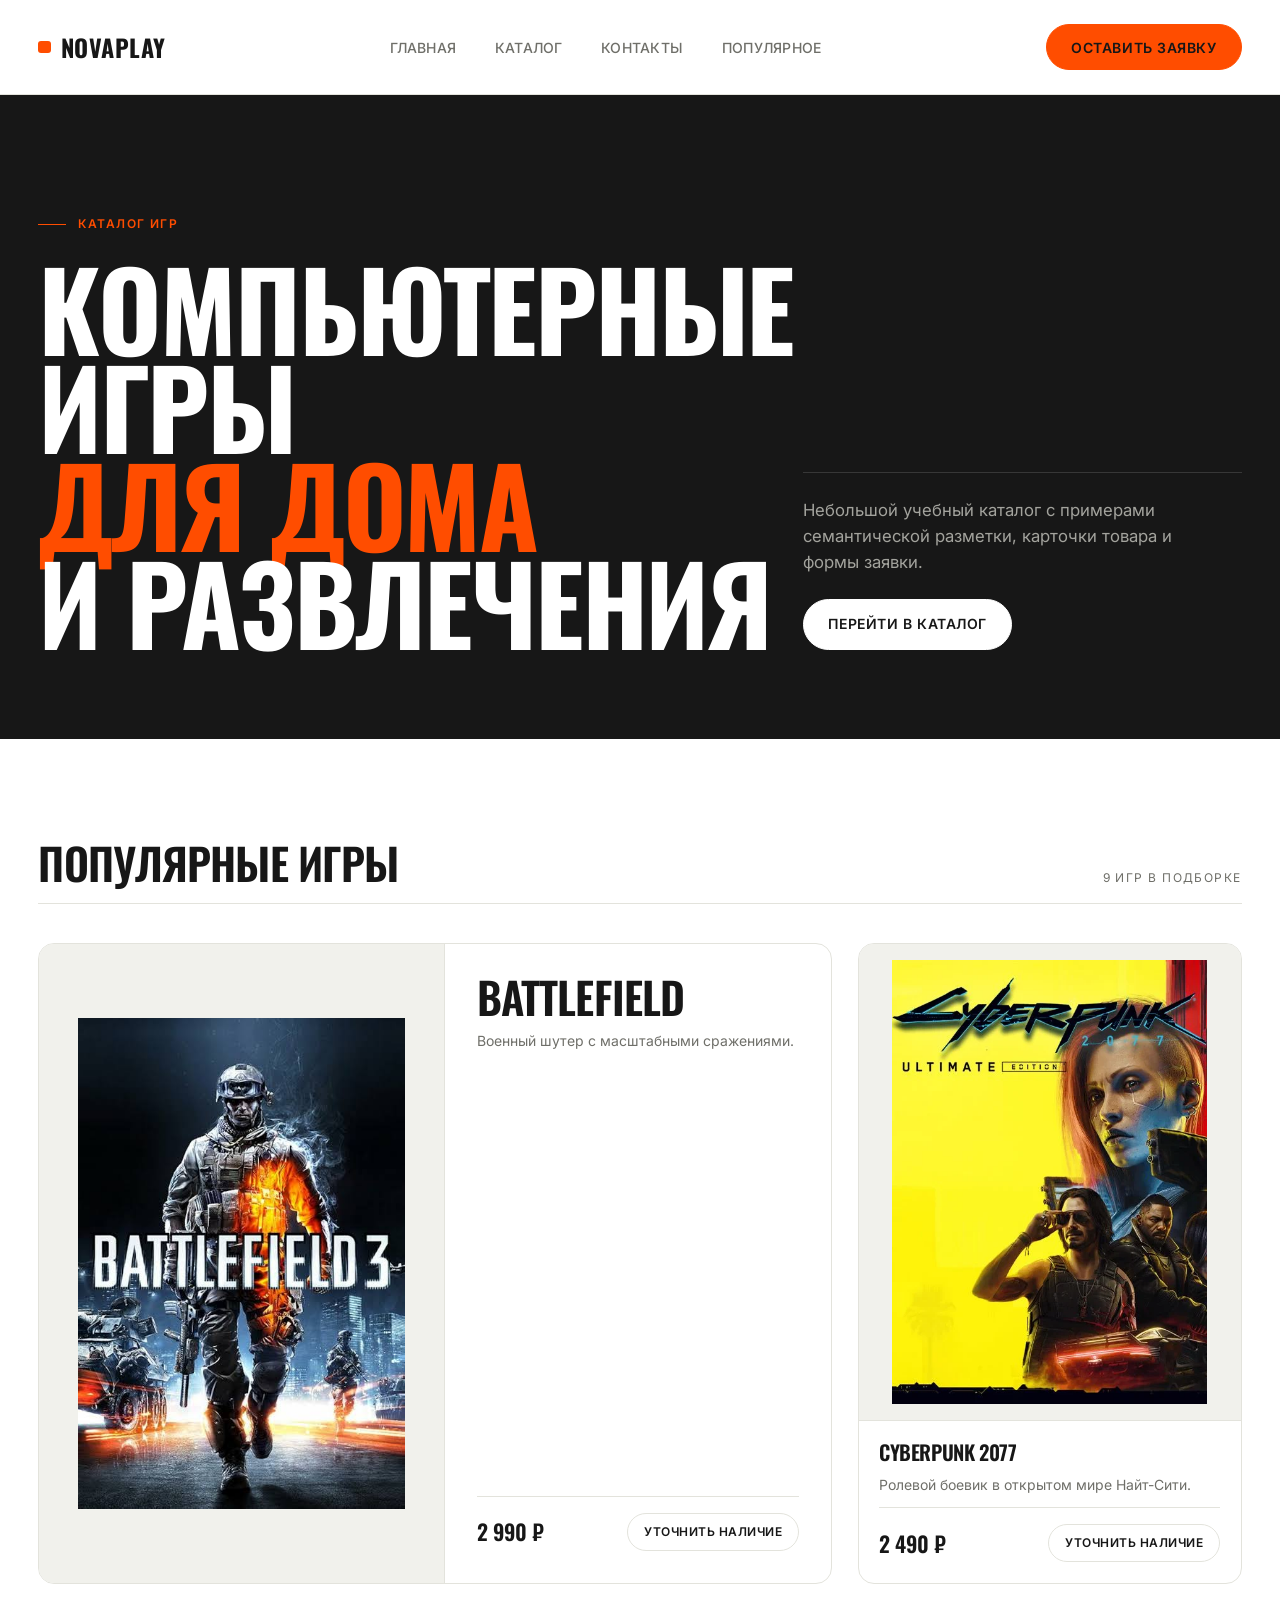
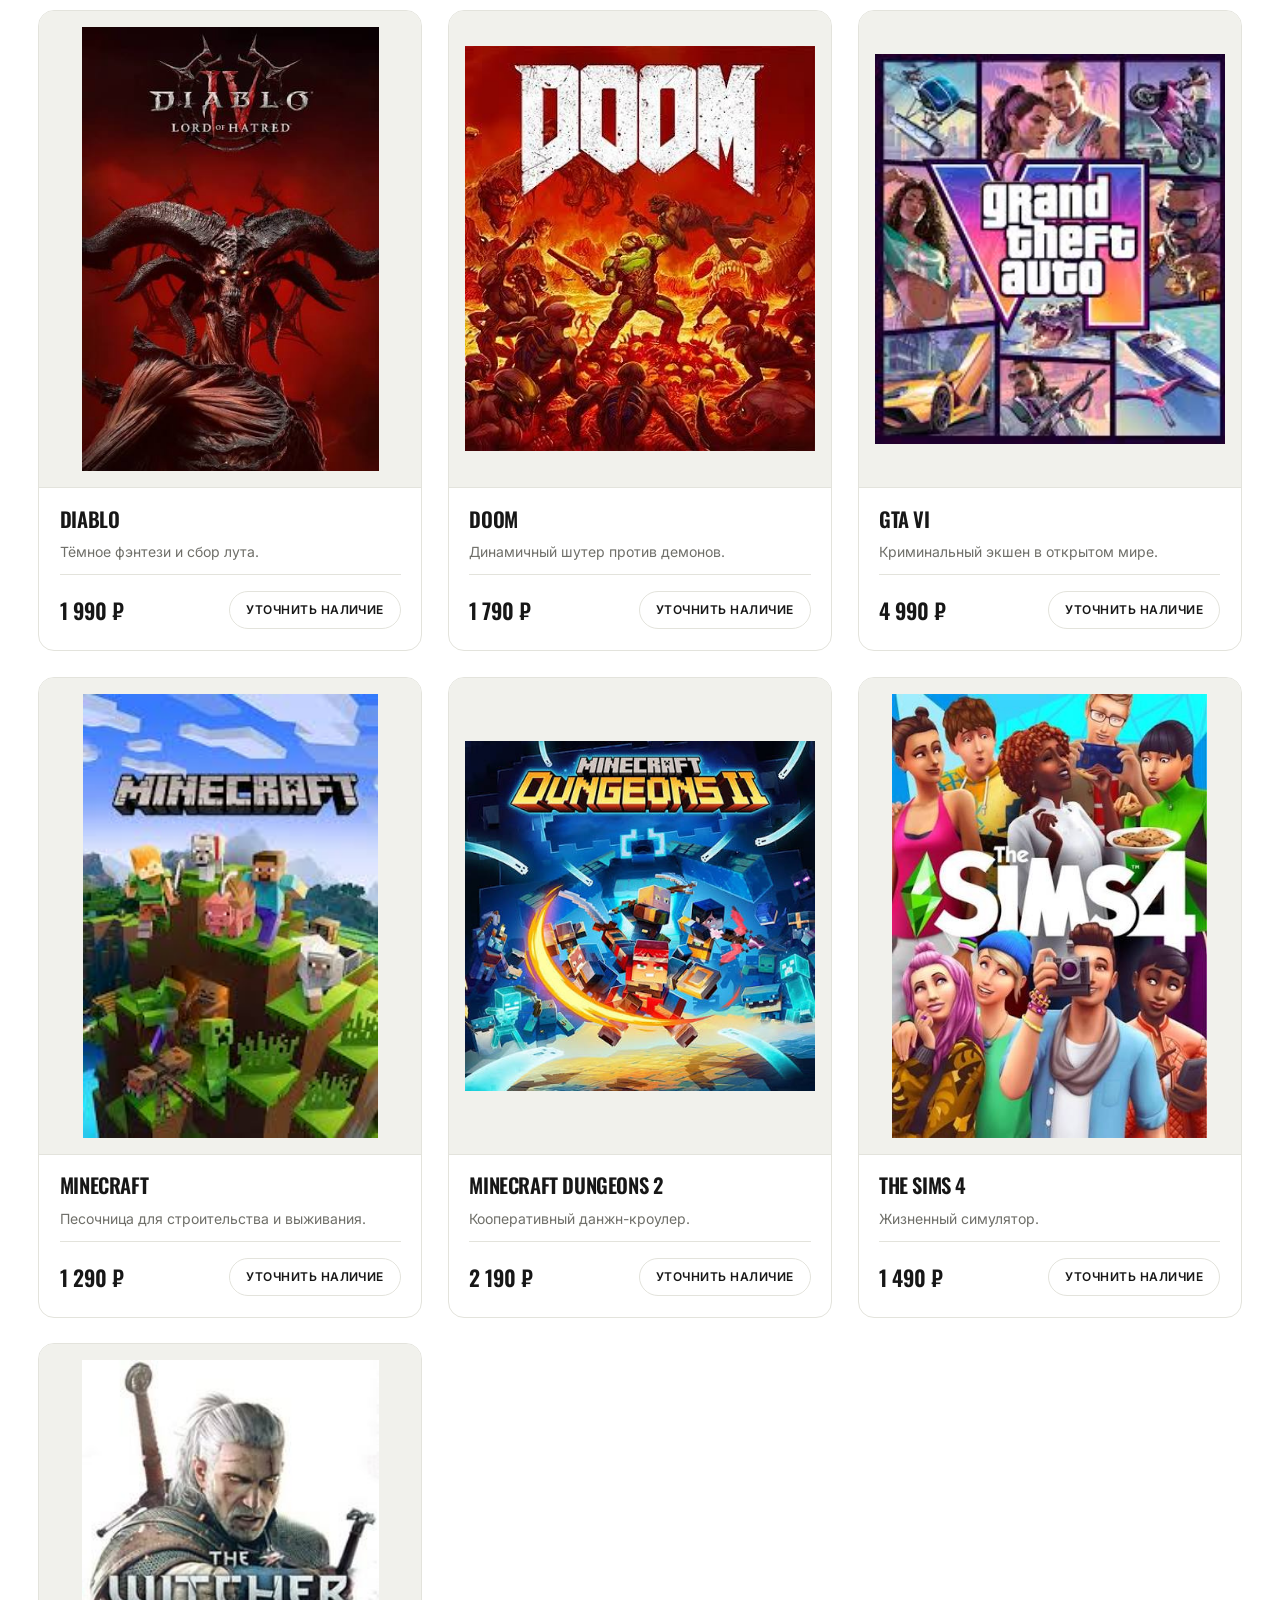
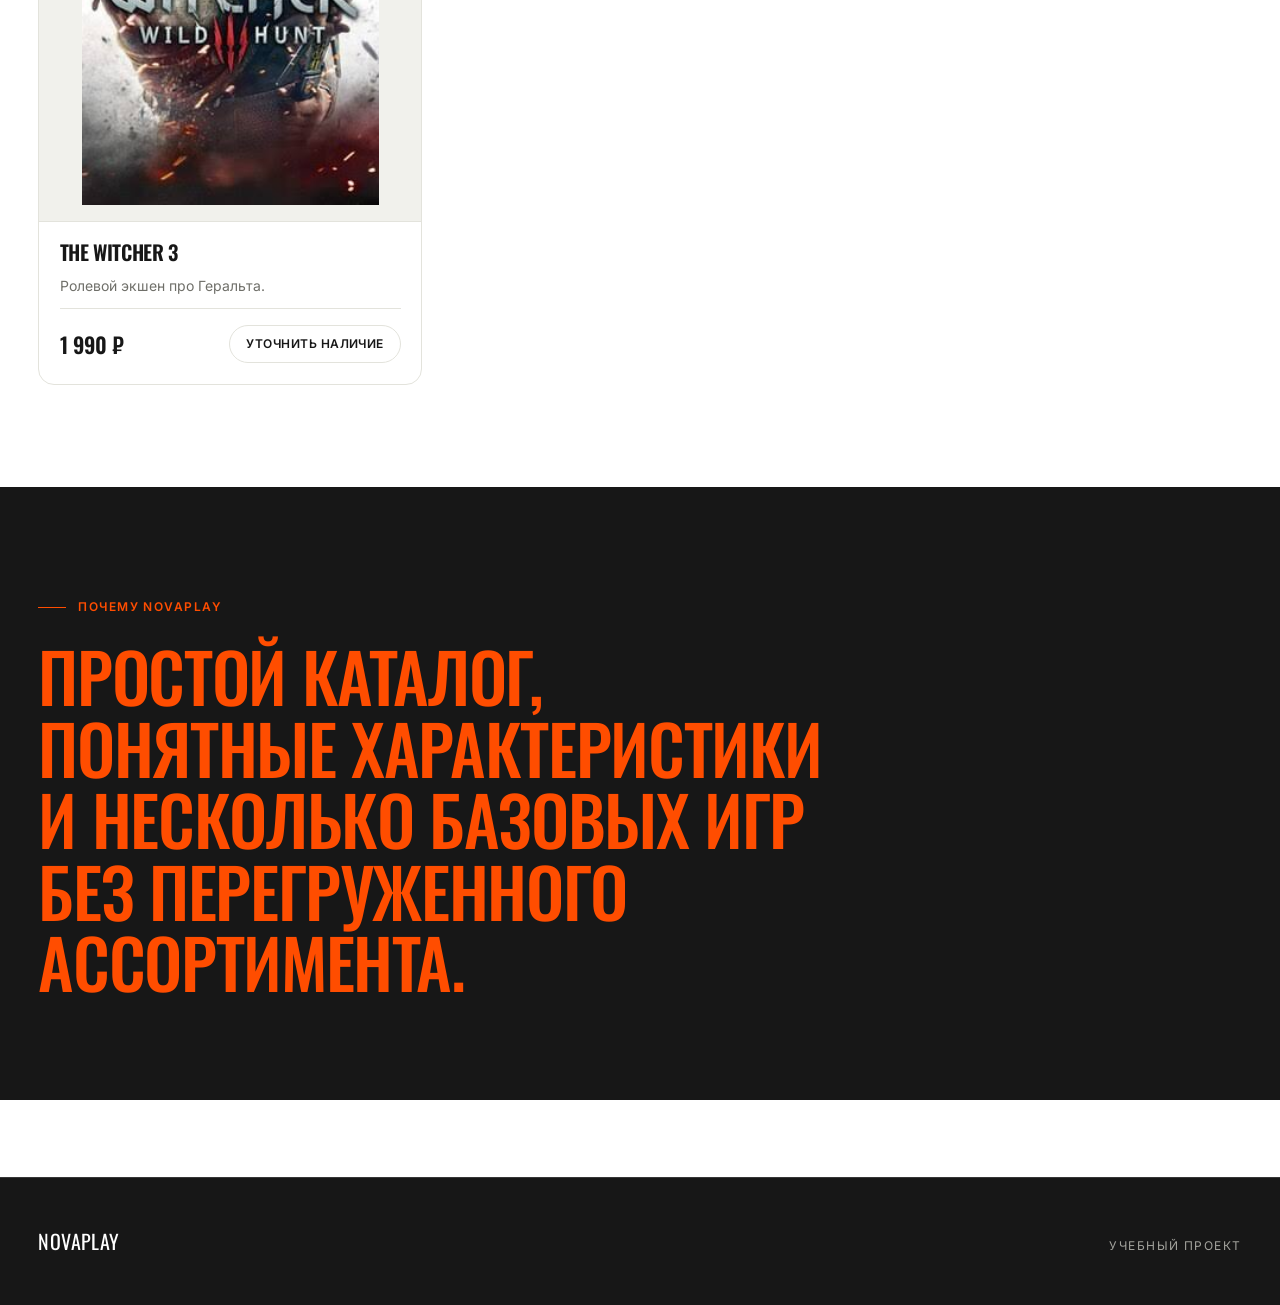
<file: index.html>
<!DOCTYPE html>
<html lang="ru">
<head>
  <meta charset="UTF-8">
  <meta name="viewport" content="width=device-width, initial-scale=1.0">
  <meta name="description" content="Учебный пример небольшого каталога компьютерных игр.">
  <meta name="theme-color" content="#171717">
  <title>NovaPlay — компьютерные игры</title>
  <link rel="preconnect" href="https://fonts.googleapis.com">
  <link rel="preconnect" href="https://fonts.gstatic.com" crossorigin>
  <link rel="stylesheet" href="https://fonts.googleapis.com/css2?family=Inter:wght@400;500;600;700&family=Oswald:wght@400;500;600;700&display=swap">
  <link rel="stylesheet" href="css/style.css">
</head>
<body>
  <a class="skip-link" href="#main">Перейти к содержанию</a>

  <header class="site-header">
    <div class="container site-header__inner">
      <a class="logo" href="index.html">
        <span class="logo__mark" aria-hidden="true"></span>NovaPlay
      </a>
      <nav class="site-nav" aria-label="Основная навигация">
        <ul class="site-nav__list">
          <li><a href="index.html">Главная</a></li>
          <li><a href="catalog.html">Каталог</a></li>
          <li><a href="contacts.html">Контакты</a></li>
          <li><a href="#popular">Популярное</a></li>
        </ul>
      </nav>
      <button class="button" type="button" id="open-order-dialog">Оставить заявку</button>
    </div>
  </header>

  <main id="main">
    <section class="hero">
      <div class="container hero__grid">
        <div class="hero__intro">
          <p class="eyebrow">Каталог игр</p>
          <h1 class="hero__title">
            Компьютерные игры <span class="accent">для&nbsp;дома</span> и&nbsp;развлечения
          </h1>
        </div>
        <div class="hero__aside">
          <p class="lead">Небольшой учебный каталог с примерами семантической разметки, карточки товара и формы заявки.</p>
          <a class="button button--light" href="catalog.html">Перейти в каталог</a>
        </div>
      </div>
    </section>

    <section class="section" id="popular">
      <div class="container">
        <div class="section-head">
          <h2 class="section-title">Популярные игры</h2>
          <p class="section-note">9 игр в подборке</p>
        </div>

        <div class="product-grid">
          <article class="product-card product-card--featured">
            <div class="product-card__media">
              <img class="product-card__image" src="images/battlefield.jpg" alt="Battlefield">
            </div>
            <div class="product-card__content">
              <h3 class="product-card__title">Battlefield</h3>
              <p class="product-card__text">Военный шутер с масштабными сражениями.</p>
              <div class="product-card__foot">
                <p class="product-card__price">2 990 ₽</p>
                <a class="button button--ghost" href="contacts.html">Уточнить наличие</a>
              </div>
            </div>
          </article>

          <article class="product-card">
            <div class="product-card__media">
              <img class="product-card__image" src="images/cyberpank2077.webp" alt="Cyberpunk 2077">
            </div>
            <div class="product-card__content">
              <h3 class="product-card__title">Cyberpunk 2077</h3>
              <p class="product-card__text">Ролевой боевик в открытом мире Найт-Сити.</p>
              <div class="product-card__foot">
                <p class="product-card__price">2 490 ₽</p>
                <a class="button button--ghost" href="contacts.html">Уточнить наличие</a>
              </div>
            </div>
          </article>

          <article class="product-card">
            <div class="product-card__media">
              <img class="product-card__image" src="images/diablo.jpg" alt="Diablo">
            </div>
            <div class="product-card__content">
              <h3 class="product-card__title">Diablo</h3>
              <p class="product-card__text">Тёмное фэнтези и сбор лута.</p>
              <div class="product-card__foot">
                <p class="product-card__price">1 990 ₽</p>
                <a class="button button--ghost" href="contacts.html">Уточнить наличие</a>
              </div>
            </div>
          </article>

          <article class="product-card">
            <div class="product-card__media">
              <img class="product-card__image" src="images/doom.jpg" alt="Doom">
            </div>
            <div class="product-card__content">
              <h3 class="product-card__title">Doom</h3>
              <p class="product-card__text">Динамичный шутер против демонов.</p>
              <div class="product-card__foot">
                <p class="product-card__price">1 790 ₽</p>
                <a class="button button--ghost" href="contacts.html">Уточнить наличие</a>
              </div>
            </div>
          </article>

          <article class="product-card">
            <div class="product-card__media">
              <img class="product-card__image" src="images/gta6.jpg" alt="GTA VI">
            </div>
            <div class="product-card__content">
              <h3 class="product-card__title">GTA VI</h3>
              <p class="product-card__text">Криминальный экшен в открытом мире.</p>
              <div class="product-card__foot">
                <p class="product-card__price">4 990 ₽</p>
                <a class="button button--ghost" href="contacts.html">Уточнить наличие</a>
              </div>
            </div>
          </article>

          <article class="product-card">
            <div class="product-card__media">
              <img class="product-card__image" src="images/minecraft.jpg" alt="Minecraft">
            </div>
            <div class="product-card__content">
              <h3 class="product-card__title">Minecraft</h3>
              <p class="product-card__text">Песочница для строительства и выживания.</p>
              <div class="product-card__foot">
                <p class="product-card__price">1 290 ₽</p>
                <a class="button button--ghost" href="contacts.html">Уточнить наличие</a>
              </div>
            </div>
          </article>

          <article class="product-card">
            <div class="product-card__media">
              <img class="product-card__image" src="images/minecraftdungeons2.jpg" alt="Minecraft Dungeons 2">
            </div>
            <div class="product-card__content">
              <h3 class="product-card__title">Minecraft Dungeons 2</h3>
              <p class="product-card__text">Кооперативный данжн-кроулер.</p>
              <div class="product-card__foot">
                <p class="product-card__price">2 190 ₽</p>
                <a class="button button--ghost" href="contacts.html">Уточнить наличие</a>
              </div>
            </div>
          </article>

          <article class="product-card">
            <div class="product-card__media">
              <img class="product-card__image" src="images/sims4.jpg" alt="The Sims 4">
            </div>
            <div class="product-card__content">
              <h3 class="product-card__title">The Sims 4</h3>
              <p class="product-card__text">Жизненный симулятор.</p>
              <div class="product-card__foot">
                <p class="product-card__price">1 490 ₽</p>
                <a class="button button--ghost" href="contacts.html">Уточнить наличие</a>
              </div>
            </div>
          </article>

          <article class="product-card">
            <div class="product-card__media">
              <img class="product-card__image" src="images/thewitcher3.jpg" alt="The Witcher 3">
            </div>
            <div class="product-card__content">
              <h3 class="product-card__title">The Witcher 3</h3>
              <p class="product-card__text">Ролевой экшен про Геральта.</p>
              <div class="product-card__foot">
                <p class="product-card__price">1 990 ₽</p>
                <a class="button button--ghost" href="contacts.html">Уточнить наличие</a>
              </div>
            </div>
          </article>
        </div>
      </div>
    </section>

    <section class="section section--ink" id="advantages">
      <div class="container">
        <p class="eyebrow">Почему NovaPlay</p>
        <h2 class="statement__title">Простой каталог, понятные характеристики и несколько базовых игр без перегруженного ассортимента.</h2>
      </div>
    </section>
  </main>

  <footer class="site-footer" id="contacts">
    <div class="container site-footer__inner">
      <p class="site-footer__brand">NovaPlay</p>
      <p class="site-footer__note">Учебный проект</p>
    </div>
  </footer>

  <dialog class="order-dialog" id="order-dialog">
    <form class="order-form" id="order-form" action="#" method="post">
      <h2>Заявка на NovaPlay One</h2>

      <label for="order-name">Имя</label>
      <input id="order-name" name="name" type="text" minlength="2" maxlength="50" autocomplete="name" required>

      <label for="order-email">E-mail</label>
      <input id="order-email" name="email" type="email" placeholder="name@example.ru" autocomplete="email" required>

      <label for="order-phone">Телефон</label>
      <input id="order-phone" name="phone" type="tel" inputmode="tel" placeholder="+7 900 000-00-00" pattern="\+7[0-9]{10}" autocomplete="tel" required>

      <label for="order-model">Модель</label>
      <select id="order-model" name="model" required>
        <option value="">Выберите модель</option>
        <option value="novaplay-one">NovaPlay One</option>
      </select>

      <label for="order-date">Желаемая дата связи</label>
      <input id="order-date" name="contact-date" type="date">

      <input name="source" type="hidden" value="main-page">

      <label for="order-comment">Комментарий</label>
      <textarea id="order-comment" name="comment" rows="4" maxlength="300" placeholder="Дополнительная информация"></textarea>

      <label class="checkbox-label" for="order-agreement">
        <input id="order-agreement" name="agreement" type="checkbox" required>
        Согласен на обработку данных
      </label>

      <p class="form-message" id="form-message" hidden>Заявка отправлена.</p>

      <div class="form-actions">
        <button class="button" type="submit">Отправить</button>
        <button class="button button--ghost" type="button" id="close-order-dialog">Закрыть</button>
      </div>
    </form>
  </dialog>

  <script src="js/main.js"></script>
</body>
</html>
</file>
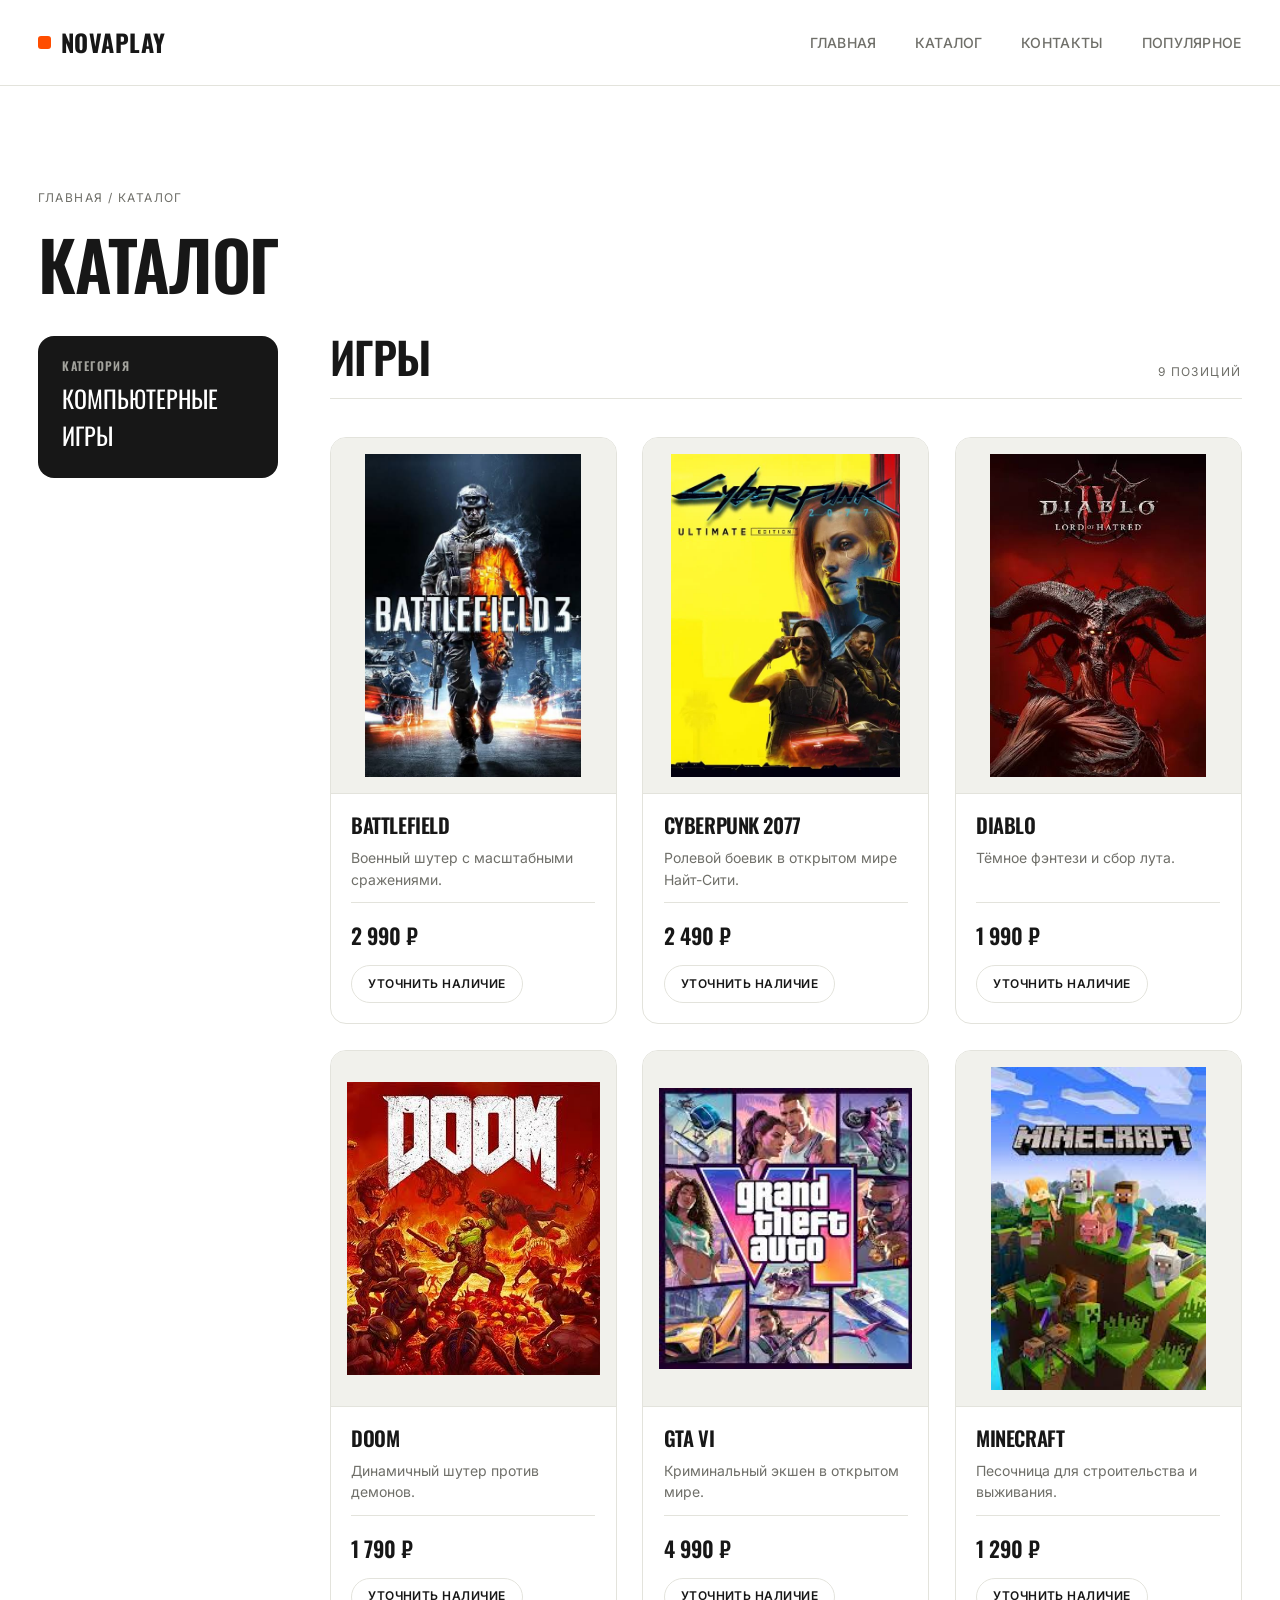
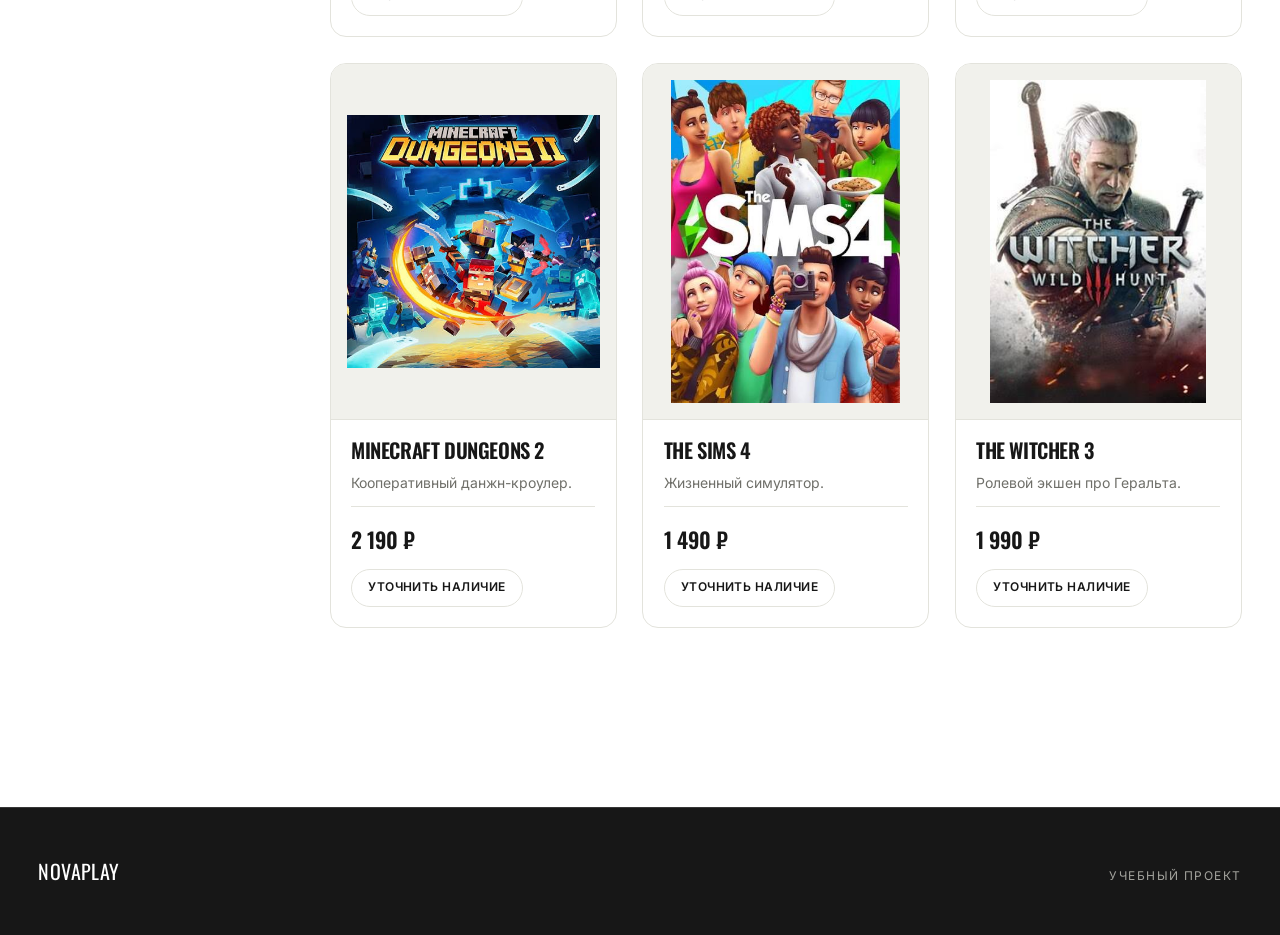
<file: catalog.html>
<!DOCTYPE html>
<html lang="ru">
<head>
  <meta charset="UTF-8">
  <meta name="viewport" content="width=device-width, initial-scale=1.0">
  <meta name="description" content="Каталог компьютерных игр NovaPlay.">
  <meta name="theme-color" content="#171717">
  <title>Каталог — NovaPlay</title>
  <link rel="preconnect" href="https://fonts.googleapis.com">
  <link rel="preconnect" href="https://fonts.gstatic.com" crossorigin>
  <link rel="stylesheet" href="https://fonts.googleapis.com/css2?family=Inter:wght@400;500;600;700&family=Oswald:wght@400;500;600;700&display=swap">
  <link rel="stylesheet" href="css/style.css">
</head>
<body>
  <a class="skip-link" href="#main">Перейти к содержанию</a>

  <header class="site-header">
    <div class="container site-header__inner">
      <a class="logo" href="index.html">
        <span class="logo__mark" aria-hidden="true"></span>NovaPlay
      </a>
      <nav class="site-nav" aria-label="Основная навигация">
        <ul class="site-nav__list">
          <li><a href="index.html">Главная</a></li>
          <li><a href="catalog.html">Каталог</a></li>
          <li><a href="contacts.html">Контакты</a></li>
          <li><a href="index.html#popular">Популярное</a></li>
        </ul>
      </nav>
    </div>
  </header>

  <main class="section" id="main">
    <div class="container">
      <nav class="breadcrumbs" aria-label="Хлебные крошки">
        <a href="index.html">Главная</a> / <span>Каталог</span>
      </nav>
      <h1 class="page-title">Каталог</h1>

      <div class="catalog-layout">
        <aside class="catalog-note">
          <h2>Категория</h2>
          <p>Компьютерные игры</p>
        </aside>

        <section class="catalog-main">
          <div class="section-head">
            <h2 class="section-title">Игры</h2>
            <p class="section-note">9 позиций</p>
          </div>

          <div class="product-grid">
            <article class="product-card">
              <div class="product-card__media">
                <img class="product-card__image" src="images/battlefield.jpg" alt="Battlefield">
              </div>
              <div class="product-card__content">
                <h3 class="product-card__title">Battlefield</h3>
                <p class="product-card__text">Военный шутер с масштабными сражениями.</p>
                <div class="product-card__foot">
                  <p class="product-card__price">2 990 ₽</p>
                  <a class="button button--ghost" href="contacts.html">Уточнить наличие</a>
                </div>
              </div>
            </article>

            <article class="product-card">
              <div class="product-card__media">
                <img class="product-card__image" src="images/cyberpank2077.webp" alt="Cyberpunk 2077">
              </div>
              <div class="product-card__content">
                <h3 class="product-card__title">Cyberpunk 2077</h3>
                <p class="product-card__text">Ролевой боевик в открытом мире Найт-Сити.</p>
                <div class="product-card__foot">
                  <p class="product-card__price">2 490 ₽</p>
                  <a class="button button--ghost" href="contacts.html">Уточнить наличие</a>
                </div>
              </div>
            </article>

            <article class="product-card">
              <div class="product-card__media">
                <img class="product-card__image" src="images/diablo.jpg" alt="Diablo">
              </div>
              <div class="product-card__content">
                <h3 class="product-card__title">Diablo</h3>
                <p class="product-card__text">Тёмное фэнтези и сбор лута.</p>
                <div class="product-card__foot">
                  <p class="product-card__price">1 990 ₽</p>
                  <a class="button button--ghost" href="contacts.html">Уточнить наличие</a>
                </div>
              </div>
            </article>

            <article class="product-card">
              <div class="product-card__media">
                <img class="product-card__image" src="images/doom.jpg" alt="Doom">
              </div>
              <div class="product-card__content">
                <h3 class="product-card__title">Doom</h3>
                <p class="product-card__text">Динамичный шутер против демонов.</p>
                <div class="product-card__foot">
                  <p class="product-card__price">1 790 ₽</p>
                  <a class="button button--ghost" href="contacts.html">Уточнить наличие</a>
                </div>
              </div>
            </article>

            <article class="product-card">
              <div class="product-card__media">
                <img class="product-card__image" src="images/gta6.jpg" alt="GTA VI">
              </div>
              <div class="product-card__content">
                <h3 class="product-card__title">GTA VI</h3>
                <p class="product-card__text">Криминальный экшен в открытом мире.</p>
                <div class="product-card__foot">
                  <p class="product-card__price">4 990 ₽</p>
                  <a class="button button--ghost" href="contacts.html">Уточнить наличие</a>
                </div>
              </div>
            </article>

            <article class="product-card">
              <div class="product-card__media">
                <img class="product-card__image" src="images/minecraft.jpg" alt="Minecraft">
              </div>
              <div class="product-card__content">
                <h3 class="product-card__title">Minecraft</h3>
                <p class="product-card__text">Песочница для строительства и выживания.</p>
                <div class="product-card__foot">
                  <p class="product-card__price">1 290 ₽</p>
                  <a class="button button--ghost" href="contacts.html">Уточнить наличие</a>
                </div>
              </div>
            </article>

            <article class="product-card">
              <div class="product-card__media">
                <img class="product-card__image" src="images/minecraftdungeons2.jpg" alt="Minecraft Dungeons 2">
              </div>
              <div class="product-card__content">
                <h3 class="product-card__title">Minecraft Dungeons 2</h3>
                <p class="product-card__text">Кооперативный данжн-кроулер.</p>
                <div class="product-card__foot">
                  <p class="product-card__price">2 190 ₽</p>
                  <a class="button button--ghost" href="contacts.html">Уточнить наличие</a>
                </div>
              </div>
            </article>

            <article class="product-card">
              <div class="product-card__media">
                <img class="product-card__image" src="images/sims4.jpg" alt="The Sims 4">
              </div>
              <div class="product-card__content">
                <h3 class="product-card__title">The Sims 4</h3>
                <p class="product-card__text">Жизненный симулятор.</p>
                <div class="product-card__foot">
                  <p class="product-card__price">1 490 ₽</p>
                  <a class="button button--ghost" href="contacts.html">Уточнить наличие</a>
                </div>
              </div>
            </article>

            <article class="product-card">
              <div class="product-card__media">
                <img class="product-card__image" src="images/thewitcher3.jpg" alt="The Witcher 3">
              </div>
              <div class="product-card__content">
                <h3 class="product-card__title">The Witcher 3</h3>
                <p class="product-card__text">Ролевой экшен про Геральта.</p>
                <div class="product-card__foot">
                  <p class="product-card__price">1 990 ₽</p>
                  <a class="button button--ghost" href="contacts.html">Уточнить наличие</a>
                </div>
              </div>
            </article>
          </div>
        </section>
      </div>
    </div>
  </main>

  <footer class="site-footer">
    <div class="container site-footer__inner">
      <p class="site-footer__brand">NovaPlay</p>
      <p class="site-footer__note">Учебный проект</p>
    </div>
  </footer>
</body>
</html>
</file>
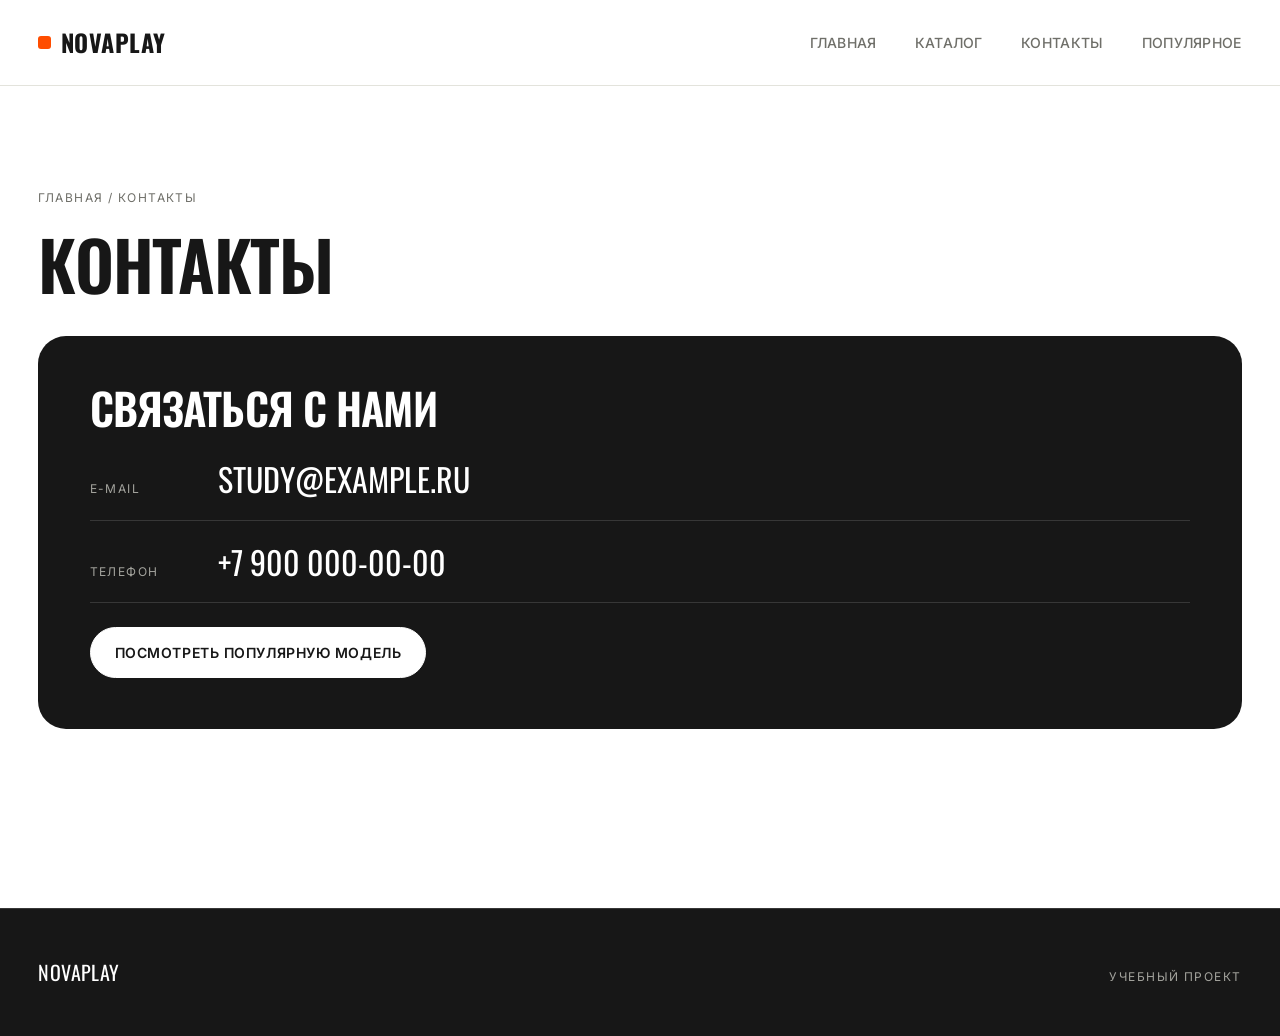
<file: contacts.html>
<!DOCTYPE html>
<html lang="ru">
<head>
  <meta charset="UTF-8">
  <meta name="viewport" content="width=device-width, initial-scale=1.0">
  <meta name="description" content="Контакты учебного проекта NovaPlay.">
  <meta name="theme-color" content="#171717">
  <title>Контакты — NovaPlay</title>
  <link rel="preconnect" href="https://fonts.googleapis.com">
  <link rel="preconnect" href="https://fonts.gstatic.com" crossorigin>
  <link rel="stylesheet" href="https://fonts.googleapis.com/css2?family=Inter:wght@400;500;600;700&family=Oswald:wght@400;500;600;700&display=swap">
  <link rel="stylesheet" href="css/style.css">
</head>
<body>
  <a class="skip-link" href="#main">Перейти к содержанию</a>

  <header class="site-header">
    <div class="container site-header__inner">
      <a class="logo" href="index.html">
        <span class="logo__mark" aria-hidden="true"></span>NovaPlay
      </a>
      <nav class="site-nav" aria-label="Основная навигация">
        <ul class="site-nav__list">
          <li><a href="index.html">Главная</a></li>
          <li><a href="catalog.html">Каталог</a></li>
          <li><a href="contacts.html">Контакты</a></li>
          <li><a href="index.html#popular">Популярное</a></li>
        </ul>
      </nav>
    </div>
  </header>

  <main class="section" id="main">
    <div class="container">
      <nav class="breadcrumbs" aria-label="Хлебные крошки">
        <a href="index.html">Главная</a> / <span>Контакты</span>
      </nav>
      <h1 class="page-title">Контакты</h1>

      <section class="contact-box">
        <h2>Связаться с нами</h2>
        <ul class="contact-list">
          <li>
            <span class="contact-list__label">E-mail</span>
            <a href="mailto:study@example.ru">study@example.ru</a>
          </li>
          <li>
            <span class="contact-list__label">Телефон</span>
            <a href="tel:+79000000000">+7 900 000-00-00</a>
          </li>
        </ul>
        <a class="button button--light" href="index.html#popular">Посмотреть популярную модель</a>
      </section>
    </div>
  </main>

  <footer class="site-footer">
    <div class="container site-footer__inner">
      <p class="site-footer__brand">NovaPlay</p>
      <p class="site-footer__note">Учебный проект</p>
    </div>
  </footer>
</body>
</html>
</file>
<file: css/style.css>
:root {
  --color-ink: #171717;
  --color-ink-soft: #262626;
  --color-paper: #ffffff;
  --color-mist: #f1f1ec;
  --color-line: #e3e3dc;
  --color-line-dark: #373737;
  --color-accent: #ff4d00;

  --color-text: var(--color-ink);
  --color-text-muted: #6f6f69;
  --color-text-invert: #ffffff;
  --color-text-invert-muted: #a3a39d;

  --font-display: "Oswald", "Arial Narrow", "Helvetica Neue", sans-serif;
  --font-body: "Inter", "Segoe UI", Roboto, Helvetica, Arial, sans-serif;

  --fs-display: clamp(2.9rem, 8.5vw, 7.5rem);
  --fs-h1: clamp(2.25rem, 5.5vw, 4.25rem);
  --fs-h2: clamp(1.75rem, 3.4vw, 3rem);
  --fs-h3: clamp(1.15rem, 1.6vw, 1.4rem);
  --fs-lead: clamp(1.05rem, 1.3vw, 1.3rem);
  --fs-body: 1rem;
  --fs-sm: 0.875rem;
  --fs-xs: 0.75rem;

  --tracking-tight: -0.02em;
  --tracking-wide: 0.12em;

  --space-2xs: 0.25rem;
  --space-xs: 0.5rem;
  --space-sm: 0.75rem;
  --space-md: 1rem;
  --space-lg: 1.5rem;
  --space-xl: 2.5rem;
  --space-2xl: 4rem;

  --radius-sm: 8px;
  --radius: 16px;
  --radius-lg: 28px;
  --radius-pill: 999px;
  --border: 1px solid var(--color-line);

  --container: 1240px;
}

*,
*::before,
*::after {
  box-sizing: border-box;
}

html {
  -webkit-text-size-adjust: 100%;
}

body {
  display: flex;
  flex-direction: column;
  min-height: 100vh;
  margin: 0;
  background: var(--color-paper);
  color: var(--color-text);
  font-family: var(--font-body);
  font-size: var(--fs-body);
  line-height: 1.55;
  -webkit-font-smoothing: antialiased;
  text-rendering: optimizeLegibility;
}

main {
  flex: 1 1 auto;
}

img {
  display: block;
  max-width: 100%;
}

a {
  color: inherit;
}

:focus-visible {
  outline: 2px solid var(--color-accent);
  outline-offset: 3px;
  border-radius: 2px;
}

::selection {
  background: var(--color-accent);
  color: var(--color-paper);
}

.skip-link {
  position: absolute;
  top: var(--space-lg);
  left: var(--space-lg);
  z-index: 10;
  padding: var(--space-sm) var(--space-md);
  border-radius: var(--radius-sm);
  background: var(--color-ink);
  color: var(--color-text-invert);
  font-size: var(--fs-sm);
  text-decoration: none;
  transform: translateY(-250%);
}

.skip-link:focus {
  transform: none;
}

h1,
h2,
h3 {
  margin: 0;
  font-family: var(--font-display);
  font-weight: 600;
  line-height: 0.98;
  letter-spacing: var(--tracking-tight);
  text-transform: uppercase;
}

p {
  margin: 0;
}

.lead {
  max-width: 34ch;
  font-size: var(--fs-lead);
  color: var(--color-text-invert-muted);
}

.eyebrow {
  display: inline-flex;
  align-items: center;
  gap: var(--space-sm);
  margin-bottom: var(--space-lg);
  font-size: var(--fs-xs);
  font-weight: 600;
  letter-spacing: var(--tracking-wide);
  text-transform: uppercase;
  color: var(--color-accent);
}

.eyebrow::before {
  content: "";
  width: 1.75rem;
  height: 1px;
  background: currentColor;
}

.accent {
  color: var(--color-accent);
}

.container {
  width: min(var(--container), 100% - clamp(2.5rem, 6vw, 6rem));
  margin-inline: auto;
}

.section {
  padding: clamp(3.5rem, 8vw, 7rem) 0;
}

.section--mist {
  background: var(--color-mist);
}

.section--ink {
  background: var(--color-ink);
  color: var(--color-text-invert);
}

.section-head {
  display: flex;
  align-items: baseline;
  justify-content: space-between;
  gap: var(--space-lg);
  margin-bottom: clamp(1.5rem, 3vw, 2.5rem);
  padding-bottom: var(--space-md);
  border-bottom: var(--border);
}

.section-title {
  font-size: var(--fs-h2);
}

.section-note {
  font-size: var(--fs-xs);
  letter-spacing: var(--tracking-wide);
  text-transform: uppercase;
  color: var(--color-text-muted);
}

.section--ink .section-head {
  border-color: var(--color-line-dark);
}

.section--ink .section-note {
  color: var(--color-text-invert-muted);
}

.page-title {
  font-size: var(--fs-h1);
}

.button {
  display: inline-flex;
  align-items: center;
  justify-content: center;
  gap: var(--space-xs);
  padding: 0.85rem 1.5rem;
  border: 1px solid var(--color-accent);
  border-radius: var(--radius-pill);
  background: var(--color-accent);
  color: var(--color-ink);
  font-family: var(--font-body);
  font-size: var(--fs-sm);
  font-weight: 600;
  letter-spacing: 0.04em;
  text-transform: uppercase;
  text-decoration: none;
  cursor: pointer;
  transition: background-color 0.15s ease, border-color 0.15s ease, color 0.15s ease;
}

.button:hover {
  background: var(--color-ink);
  border-color: var(--color-ink);
  color: var(--color-paper);
}

.button--ghost {
  padding: 0.55rem 1rem;
  border-color: var(--color-line);
  background: transparent;
  color: var(--color-ink);
  font-size: var(--fs-xs);
}

.button--ghost:hover {
  background: var(--color-ink);
  border-color: var(--color-ink);
  color: var(--color-paper);
}

.button--light {
  border-color: var(--color-paper);
  background: var(--color-paper);
  color: var(--color-ink);
}

.button--light:hover {
  border-color: var(--color-accent);
  background: var(--color-accent);
  color: var(--color-ink);
}

.site-header {
  border-bottom: var(--border);
  background: var(--color-paper);
}

.site-header__inner {
  display: flex;
  flex-wrap: wrap;
  align-items: center;
  justify-content: space-between;
  gap: var(--space-md) var(--space-lg);
  padding: clamp(1rem, 2vw, 1.5rem) 0;
}

.logo {
  display: inline-flex;
  align-items: center;
  gap: 0.6rem;
  font-family: var(--font-display);
  font-size: 1.5rem;
  font-weight: 700;
  letter-spacing: 0.02em;
  text-transform: uppercase;
  text-decoration: none;
}

.logo__mark {
  width: 0.8rem;
  height: 0.8rem;
  border-radius: 3px;
  background: var(--color-accent);
}

.site-nav__list {
  display: flex;
  flex-wrap: wrap;
  gap: var(--space-sm) clamp(1rem, 3vw, 2.5rem);
  margin: 0;
  padding: 0;
  list-style: none;
}

.site-nav a {
  font-size: var(--fs-sm);
  font-weight: 500;
  letter-spacing: 0.02em;
  text-transform: uppercase;
  text-decoration: none;
  color: var(--color-text-muted);
  transition: color 0.15s ease;
}

.site-nav a:hover {
  color: var(--color-ink);
}

.hero {
  padding: clamp(3rem, 9vw, 7rem) 0 clamp(3rem, 7vw, 6rem);
  background: var(--color-ink);
  color: var(--color-text-invert);
}

.hero__grid {
  display: grid;
  grid-template-columns: minmax(0, 1.6fr) minmax(0, 1fr);
  align-items: end;
  gap: clamp(1.75rem, 5vw, 4rem);
}

.hero__title {
  max-width: 16ch;
  font-size: var(--fs-display);
  font-weight: 700;
  line-height: 0.9;
}

.hero__aside {
  display: grid;
  gap: var(--space-lg);
  justify-items: start;
  padding-top: var(--space-lg);
  border-top: 1px solid var(--color-line-dark);
}

.statement__title {
  max-width: 22ch;
  font-size: var(--fs-h1);
  font-weight: 500;
  line-height: 1.05;
  color: var(--color-accent);
}

.product-grid {
  display: grid;
  grid-template-columns: repeat(3, minmax(0, 1fr));
  gap: clamp(1rem, 2vw, 1.75rem);
  align-items: stretch;
}

.product-card {
  display: flex;
  flex-direction: column;
  overflow: hidden;
  border: var(--border);
  border-radius: var(--radius);
  background: var(--color-paper);
}

.product-card__media {
  position: relative;
  aspect-ratio: 4 / 5;
  border-bottom: var(--border);
  background: var(--color-mist);
  overflow: hidden;
}

.product-card__image {
  position: absolute;
  inset: 0;
  width: 100%;
  height: 100%;
  padding: var(--space-md);
  object-fit: contain;
}

.product-card__content {
  display: flex;
  flex: 1;
  flex-direction: column;
  gap: var(--space-sm);
  padding: clamp(1rem, 1.6vw, 1.5rem);
}

.product-card__title {
  font-size: var(--fs-h3);
}

.product-card__text {
  font-size: var(--fs-sm);
  color: var(--color-text-muted);
}

.product-card__foot {
  display: flex;
  flex-wrap: wrap;
  align-items: center;
  justify-content: space-between;
  gap: var(--space-sm) var(--space-md);
  margin-top: auto;
  padding-top: var(--space-md);
  border-top: var(--border);
}

.product-card__price {
  font-family: var(--font-display);
  font-size: 1.35rem;
  font-weight: 600;
  letter-spacing: 0;
}

.product-card--featured {
  grid-column: span 2;
  display: grid;
  grid-template-columns: 1.05fr 1fr;
}

.product-card--featured .product-card__media {
  height: 100%;
  aspect-ratio: auto;
  border-right: var(--border);
  border-bottom: 0;
}

.product-card--featured .product-card__image {
  padding: clamp(1.25rem, 3vw, 2.5rem);
}

.product-card--featured .product-card__content {
  padding: clamp(1.25rem, 2.5vw, 2.25rem);
}

.product-card--featured .product-card__title {
  font-size: var(--fs-h2);
}

.breadcrumbs {
  margin-bottom: var(--space-lg);
  font-size: var(--fs-xs);
  letter-spacing: var(--tracking-wide);
  text-transform: uppercase;
  color: var(--color-text-muted);
}

.breadcrumbs a {
  text-decoration: none;
}

.breadcrumbs a:hover {
  color: var(--color-ink);
}

.catalog-layout {
  display: grid;
  grid-template-columns: minmax(0, 240px) minmax(0, 1fr);
  align-items: start;
  gap: clamp(1.5rem, 4vw, 4rem);
  margin-top: clamp(1.5rem, 3vw, 2.5rem);
}

.catalog-note {
  display: grid;
  gap: var(--space-xs);
  padding: var(--space-lg);
  border-radius: var(--radius);
  background: var(--color-ink);
  color: var(--color-text-invert);
}

.catalog-note h2 {
  font-size: var(--fs-xs);
  font-weight: 600;
  letter-spacing: var(--tracking-wide);
  color: var(--color-text-invert-muted);
}

.catalog-note p {
  font-family: var(--font-display);
  font-size: 1.5rem;
  text-transform: uppercase;
}

.contact-box {
  display: grid;
  gap: var(--space-lg);
  justify-items: start;
  margin-top: clamp(1.5rem, 3vw, 2.5rem);
  padding: clamp(1.75rem, 4vw, 3.5rem);
  border-radius: var(--radius-lg);
  background: var(--color-ink);
  color: var(--color-text-invert);
}

.contact-box h2 {
  font-size: var(--fs-h2);
}

.contact-list {
  display: grid;
  width: 100%;
  gap: var(--space-md);
  margin: 0;
  padding: 0;
  list-style: none;
}

.contact-list li {
  display: flex;
  flex-wrap: wrap;
  align-items: baseline;
  gap: var(--space-2xs) var(--space-md);
  padding-bottom: var(--space-md);
  border-bottom: 1px solid var(--color-line-dark);
}

.contact-list__label {
  min-width: 7rem;
  font-size: var(--fs-xs);
  letter-spacing: var(--tracking-wide);
  text-transform: uppercase;
  color: var(--color-text-invert-muted);
}

.contact-list a {
  font-family: var(--font-display);
  font-size: clamp(1.35rem, 3vw, 2rem);
  text-transform: uppercase;
  text-decoration: none;
  transition: color 0.15s ease;
}

.contact-list a:hover {
  color: var(--color-accent);
}

.order-dialog {
  width: min(560px, 92vw);
  max-height: 90vh;
  padding: 0;
  border: 0;
  border-radius: var(--radius-lg);
  background: var(--color-paper);
  color: var(--color-text);
  overflow: auto;
}

.order-dialog::backdrop {
  background: rgb(23 23 23 / 60%);
}

.order-form {
  padding: clamp(1.5rem, 4vw, 2.5rem);
}

.order-form h2 {
  margin-bottom: var(--space-lg);
  font-size: var(--fs-h2);
}

.order-form label:not(.checkbox-label) {
  display: block;
  margin-top: var(--space-md);
  margin-bottom: var(--space-xs);
  font-size: var(--fs-xs);
  font-weight: 600;
  letter-spacing: var(--tracking-wide);
  text-transform: uppercase;
  color: var(--color-text-muted);
}

.order-form h2 + label {
  margin-top: 0;
}

.order-form input:not([type="checkbox"]),
.order-form select,
.order-form textarea {
  display: block;
  width: 100%;
  padding: 0.75rem 1rem;
  border: 1px solid var(--color-line);
  border-radius: var(--radius-sm);
  background: var(--color-mist);
  color: inherit;
  font: inherit;
}

.order-form input:not([type="checkbox"]):focus,
.order-form select:focus,
.order-form textarea:focus {
  background: var(--color-paper);
}

.order-form textarea {
  resize: vertical;
}

.checkbox-label {
  display: flex;
  align-items: center;
  gap: var(--space-sm);
  margin-top: var(--space-md);
  font-size: var(--fs-sm);
  color: var(--color-text-muted);
}

.checkbox-label input {
  width: 1.1rem;
  height: 1.1rem;
  accent-color: var(--color-accent);
}

.form-actions {
  display: flex;
  flex-wrap: wrap;
  gap: var(--space-sm);
  margin-top: var(--space-lg);
}

.form-message {
  margin-top: var(--space-md);
  padding: var(--space-md);
  border-left: 3px solid var(--color-accent);
  border-radius: var(--radius-sm);
  background: var(--color-mist);
  font-size: var(--fs-sm);
}

.site-footer {
  margin-top: clamp(3rem, 6vw, 5rem);
  padding: clamp(2rem, 4vw, 3rem) 0;
  border-top: 1px solid var(--color-line-dark);
  background: var(--color-ink);
  color: var(--color-text-invert-muted);
}

.site-footer__inner {
  display: flex;
  flex-wrap: wrap;
  align-items: baseline;
  justify-content: space-between;
  gap: var(--space-sm) var(--space-md);
}

.site-footer__brand {
  font-family: var(--font-display);
  font-size: 1.25rem;
  letter-spacing: 0.02em;
  text-transform: uppercase;
  color: var(--color-text-invert);
}

.site-footer__note {
  font-size: var(--fs-xs);
  letter-spacing: var(--tracking-wide);
  text-transform: uppercase;
}

@media (max-width: 1024px) {
  .hero__grid {
    grid-template-columns: 1fr;
  }

  .hero__title {
    max-width: 20ch;
  }

  .product-grid {
    grid-template-columns: repeat(2, minmax(0, 1fr));
  }

  .catalog-layout {
    grid-template-columns: 1fr;
  }
}

@media (max-width: 720px) {
  .site-header__inner {
    flex-direction: column;
    align-items: flex-start;
    gap: var(--space-md);
  }

  .section-head {
    flex-direction: column;
    align-items: flex-start;
    gap: var(--space-xs);
  }

  .product-grid {
    grid-template-columns: 1fr;
  }

  .product-card--featured {
    grid-column: auto;
    display: flex;
    flex-direction: column;
  }

  .product-card--featured .product-card__media {
    aspect-ratio: 4 / 5;
    border-right: 0;
    border-bottom: var(--border);
  }

  .contact-list li {
    flex-direction: column;
    gap: var(--space-2xs);
  }

  .contact-list__label {
    min-width: 0;
  }
}
</file>
